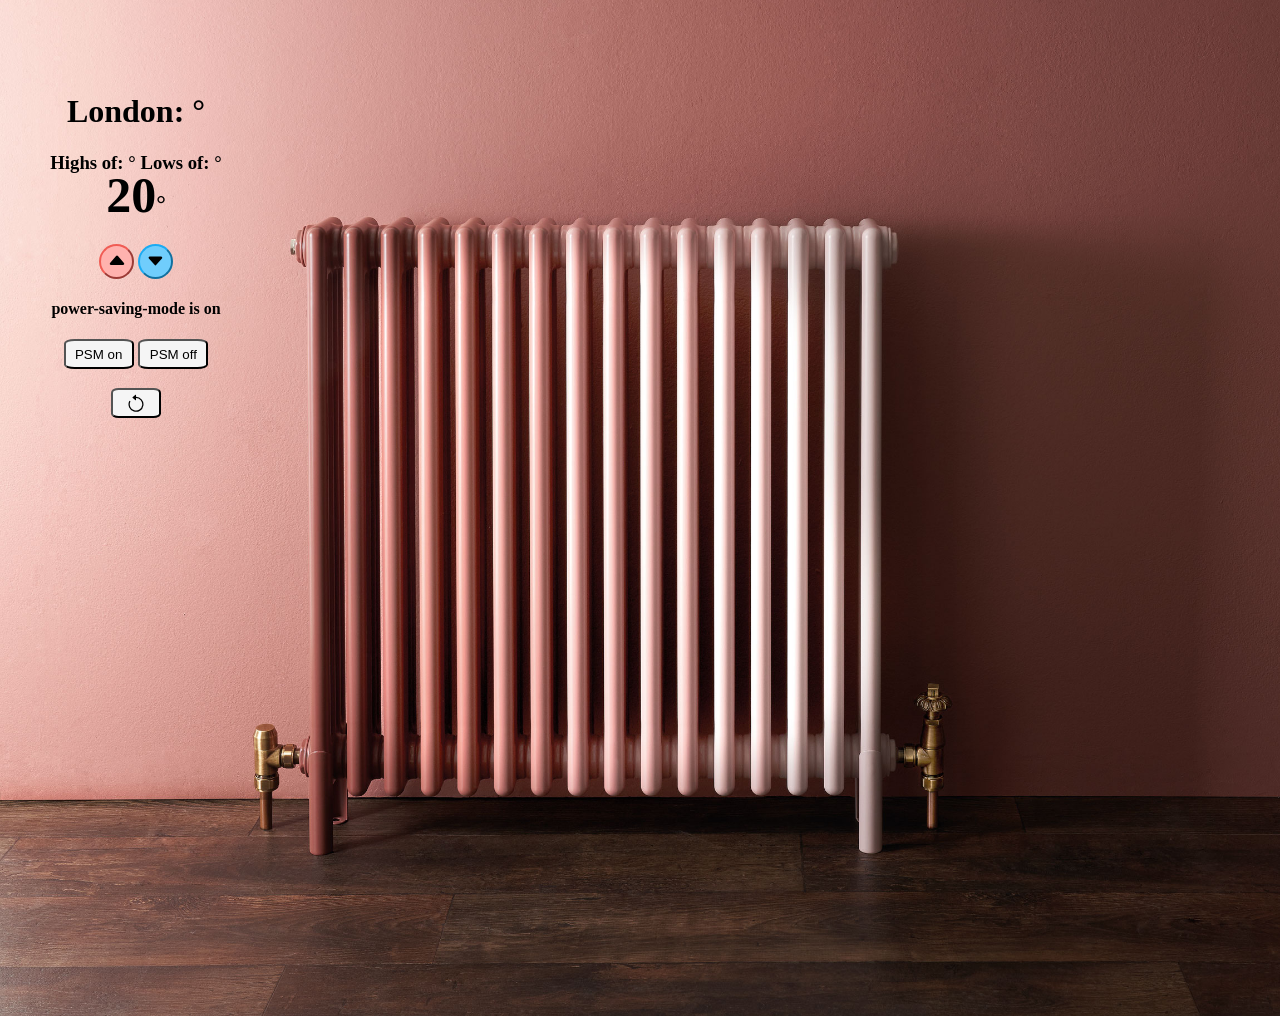
<file: index.html>
<!DOCTYPE html>
<html>
  <head>
    <title>Thermostat</title>
    <link rel="stylesheet" href="./style.css"> 
    <script src="https://code.jquery.com/jquery-2.1.4.min.js"></script>
  </head>

    <body>
      <div class="header">
        <h1>London: <span id="temp"></span>&#xb0;</h2>
        <h3>Highs of: <span id="max-temp"></span>&#xb0;   Lows of: <span id="min-temp"></span>&#xb0;</h3>
        </div>
      
      <article>
      <h1><span id="current-temp"></span>&#xb0;</h1>
        <p>
          <button id="temp-up"><svg width="1.5em" height="1.5em" viewBox="0 0 16 16" class="bi bi-caret-up-fill" fill="currentColor" xmlns="http://www.w3.org/2000/svg">
            <path d="M7.247 4.86l-4.796 5.481c-.566.647-.106 1.659.753 1.659h9.592a1 1 0 0 0 .753-1.659l-4.796-5.48a1 1 0 0 0-1.506 0z"/>
          </svg></button>
          <button id="temp-down"><svg width="1.5em" height="1.5em" viewBox="0 0 17 14" class="bi bi-caret-down-fill" fill="currentColor" xmlns="http://www.w3.org/2000/svg">
            <path d="M7.247 11.14L2.451 5.658C1.885 5.013 2.345 4 3.204 4h9.592a1 1 0 0 1 .753 1.659l-4.796 5.48a1 1 0 0 1-1.506 0z"/>
          </svg></button><br>

          <h4>power-saving-mode is <span id="power-saving">on</span></h4>
          <h3><button id="powersaving-on">PSM on</button>
          <button id="powersaving-off">PSM off</button><br></h3>
          <button id="reset"><svg width="1.5em" height="2em" viewBox="0 0 16 16" class="bi bi-arrow-counterclockwise" fill="currentColor" xmlns="http://www.w3.org/2000/svg">
            <path fill-rule="evenodd" d="M8 3a5 5 0 1 1-4.546 2.914.5.5 0 0 0-.908-.417A6 6 0 1 0 8 2v1z"/>
            <path d="M8 4.466V.534a.25.25 0 0 0-.41-.192L5.23 2.308a.25.25 0 0 0 0 .384l2.36 1.966A.25.25 0 0 0 8 4.466z"/>
          </svg></button>
        </p>  
    </article>
    </body>

    <script src="src/thermostat.js"></script>
    <script src="src/interface.js"></script>
</html>
</file>
<file: style.css>
.header {
  margin: 5% auto;
  position: fixed;
  width: 20%; 
  text-align: center;
}

@media (min-width: 800px) {
  body {
    background-image: url(./img/pink-rad.jpeg);
    background-repeat: no-repeat;
    height: 1000px;
    width: cal(90%);
    background-position: center;
    background-size: cover;
    position: relative;
  }
} 

article {
  position: fixed;
  text-align: center;
  width: 20%;
  margin: 10% auto;
  padding: 50px;
  -webkit-box-sizing: border-box;
  -moz-box-sizing: border-box;
       box-sizing: border-box;
  padding: 10px;
}

#current-temp {
  font-size: 50px;
}

#temp-up {
  height: 35px;
  width: 35px;
  background-color: #555;
  border-radius: 50%;
  background-color: rgb(255, 178, 174);
  border-color: rgb(240, 92, 84);
}

#temp-down {
  height: 35px;
  width: 35px;
  background-color: #555;
  border-radius: 50%;
  background-color: rgb(112, 205, 252);
  border-color: rgb(27, 171, 243);
}

#powersaving-on,
#powersaving-off {
  height: 30px;
  width: 70px;
  background-color: whitesmoke;
  border-radius: 15%;
}

#reset {
  height: 30px;
  width: 50px;
  background-color: whitesmoke;
  border-radius: 15%;
}

.low-usage {
  color: green;
}

.medium-usage {
  color: black;
}

.high-usage {
  color: red;
}
</file>
